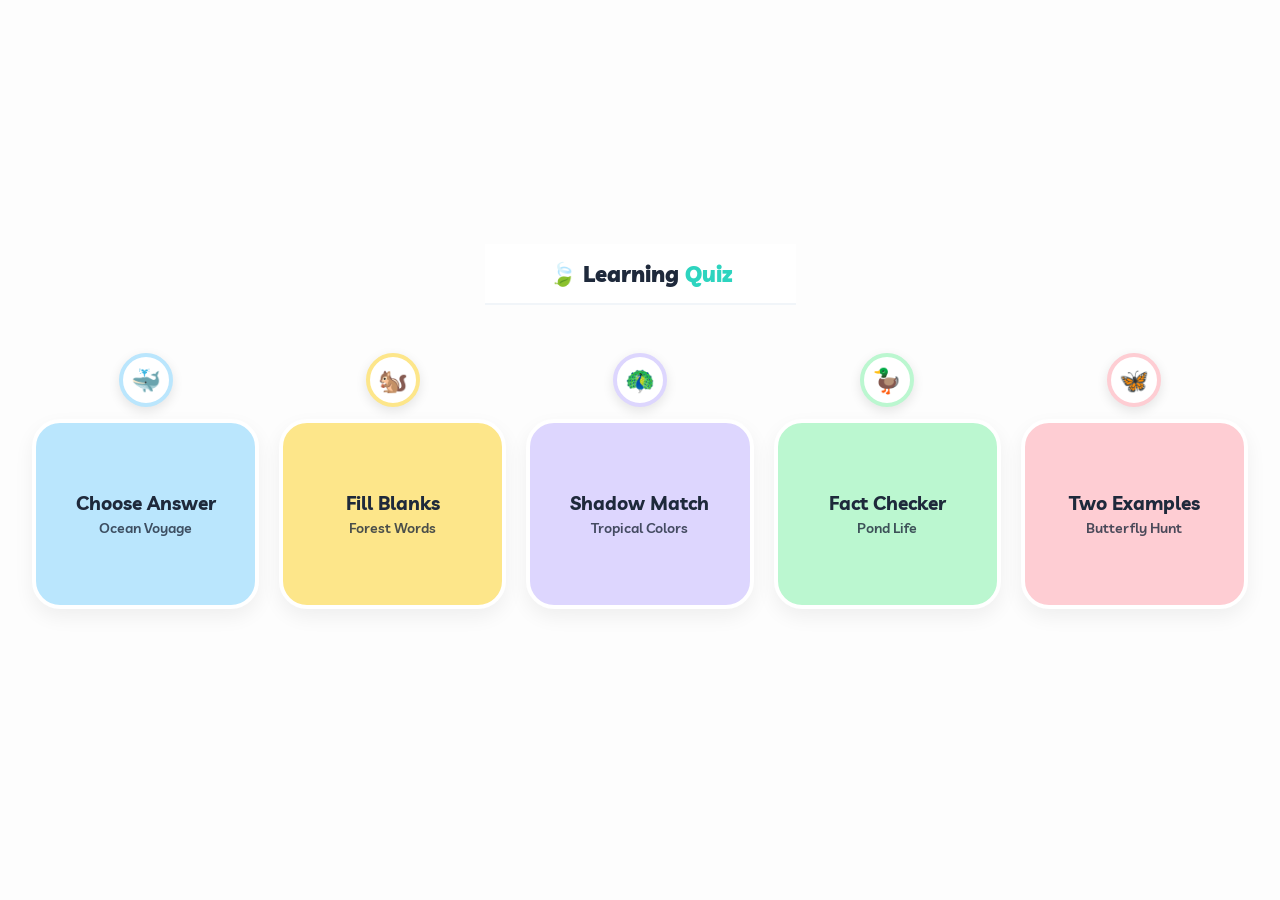
<file: index.html>
<!DOCTYPE html>
<html lang="en">

<head>
  <meta charset="UTF-8">
  <meta name="viewport" content="width=device-width, initial-scale=1.0">
  <title>Nature Discovery Zig-Zag</title>
  <link href="https://fonts.googleapis.com/css2?family=Livvic:wght@400;600;700&display=swap" rel="stylesheet">
  <style>
    :root {
      --bg: #fdfdfd;
      --line: #cbd5e1;
      --c1: #bae6fd;
      --c2: #fde68a;
      --c3: #bbf7d0;
      --c4: #ddd6fe;
      --c5: #fecdd3;
      --text: #1e293b;
    }

    * {
      margin: 0;
      padding: 0;
      box-sizing: border-box;
      font-family: 'Livvic', sans-serif;
    }

    body {
      background-color: var(--bg);
      color: var(--text);
      min-height: 100vh;
      overflow-x: hidden;
      display: flex;
      flex-direction: column;
      justify-content: center;
      align-items: center;
    }

    /* ===== TOP NAV ===== */
    .top-nav {
      padding: 15px 5%;
      display: flex;
      justify-content: center;
      align-items: center;
      background: white;
      border-bottom: 2px solid #f1f5f9;
      z-index: 10;
    }

    .logo {
      font-weight: 800;
      font-size: 1.4rem;
    }

    .logo span {
      color: #2dd4bf;
    }

    /* ===== MAP CONTAINER ===== */
    .map-container {
      display: flex;
      justify-content: center;
      align-items: center;
      max-width: 1400px;
      padding: 48px 32px;
      margin: 0 auto;
      position: relative;
      width: 100%;
      transition: all 0.7s cubic-bezier(0.19, 1, 0.22, 1);
    }

    .map-shift {
      transform: scale(0.9) translateX(-150px);
      opacity: 0.3;
      filter: blur(4px);
      pointer-events: none;
      /* Prevents clicking background while open */
    }

    .row {
      display: grid;
      grid-template-columns: repeat(5, minmax(0, 1fr));
      gap: 20px;
      width: 100%;
      z-index: 5;
    }

    .step-item {
      display: flex;
      flex-direction: column;
      align-items: center;
      min-width: 0;
    }

    .node {
      width: 54px;
      height: 54px;
      background: white;
      border: 4px solid white;
      border-radius: 50%;
      display: flex;
      align-items: center;
      justify-content: center;
      font-size: 24px;
      margin-bottom: 12px;
      box-shadow: 0 4px 12px rgba(0, 0, 0, 0.1);
      z-index: 10;
    }

    .option-card {
      min-height: 190px;
      padding: 32px 18px;
      border-radius: 28px;
      width: 100%;
      cursor: pointer;
      display: flex;
      flex-direction: column;
      justify-content: center;
      transition: transform 0.4s cubic-bezier(0.175, 0.885, 0.32, 1.275),
        box-shadow 0.4s ease;
      text-align: center;
      border: 4px solid white;
      box-shadow: 0 8px 20px rgba(0, 0, 0, 0.06);
      animation: card-reveal 0.7s ease both;
    }

    .option-card:hover {
      transform: translateY(-14px) scale(1.04) rotate(1deg);
      box-shadow: 0 20px 35px rgba(0, 0, 0, 0.16);
    }

    .step-item:nth-child(2) .option-card {
      animation-delay: 0.1s;
    }

    .step-item:nth-child(3) .option-card {
      animation-delay: 0.2s;
    }

    .step-item:nth-child(4) .option-card {
      animation-delay: 0.3s;
    }

    .step-item:nth-child(5) .option-card {
      animation-delay: 0.4s;
    }

    @keyframes card-reveal {
      from {
        opacity: 0;
        transform: translateY(35px) scale(0.92);
      }

      to {
        opacity: 1;
        transform: translateY(0) scale(1);
      }
    }

    .card-1 {
      background-color: var(--c1);
    }

    .card-2 {
      background-color: var(--c2);
    }

    .card-3 {
      background-color: var(--c3);
    }

    .card-4 {
      background-color: var(--c4);
    }

    .card-5 {
      background-color: var(--c5);
    }

    .option-card h3 {
      font-size: 1.2rem;
      margin-bottom: 4px;
    }

    .option-card p {
      font-size: 0.9rem;
      opacity: 0.8;
      font-weight: 600;
    }

    /* ===== FULL SCREEN IFRAME LAYER ===== */
    #page-layer {
      position: fixed;
      top: 0;
      left: 0;
      /* Changed to left for better transform logic */
      width: 100%;
      height: 100%;
      background: white;
      z-index: 1000;
      transform: translateX(100%);
      transition: transform 0.6s cubic-bezier(0.23, 1, 0.32, 1);
      visibility: hidden;
      /* Hidden by default */
    }

    #page-layer.open {
      transform: translateX(0);
      visibility: visible;
    }

    iframe {
      width: 100%;
      height: 100%;
      border: none;
      display: block;
    }

    /* ===== ABSOLUTE CLOSE BUTTON ===== */
    .btn-close {
      position: absolute;
      top: 25px;
      right: 40px;
      z-index: 1100;
      background: #ef4444;
      color: white;
      border: none;
      padding: 12px 28px;
      border-radius: 50px;
      font-weight: 700;
      cursor: pointer;
      box-shadow: 0 4px 15px rgba(0, 0, 0, 0.2);
      transition: 0.3s;
    }

    .btn-close:hover {
      background: #dc2626;
      transform: scale(1.05);
    }

    @media (max-width: 1050px) {
      .row {
        grid-template-columns: repeat(3, minmax(0, 1fr));
      }
    }

    @media (max-width: 700px) {
      .map-container {
        padding: 32px 20px;
      }

      .row {
        grid-template-columns: repeat(2, minmax(0, 1fr));
      }
    }

    @media (max-width: 450px) {
      .row {
        grid-template-columns: 1fr;
      }
    }
  </style>
</head>

<body>

  <nav class="top-nav">
    <div class="logo">🍃 Learning <span> Quiz</span></div>
  </nav>

  <main class="map-container" id="main-map">
    <div class="row">
      <div class="step-item">
        <div class="node" style="border-color: var(--c1);">🐳</div>
        <div class="option-card card-1" onclick="openGate('exercises/mcq.html')">
          <h3>Choose Answer</h3>
          <p>Ocean Voyage</p>
        </div>
      </div>
      <div class="step-item">
        <div class="node" style="border-color: var(--c2);">🐿️</div>
        <div class="option-card card-2" onclick="openGate('exercises/FTB.html')">
          <h3>Fill Blanks</h3>
          <p>Forest Words</p>
        </div>
      </div>
      <div class="step-item">
        <div class="node" style="border-color: var(--c4);">🦚</div>
        <div class="option-card card-4" onclick="openGate('exercises/matching.html')">
          <h3>Shadow Match</h3>
          <p>Tropical Colors</p>
        </div>
      </div>
      <div class="step-item">
        <div class="node" style="border-color: var(--c3);">🦆</div>
        <div class="option-card card-3" onclick="openGate('exercises/true_false.html')">
          <h3>Fact Checker</h3>
          <p>Pond Life</p>
        </div>
      </div>
      <div class="step-item">
        <div class="node" style="border-color: var(--c5);">🦋</div>
        <div class="option-card card-5" onclick="openGate('exercises/two_example.html')">
          <h3>Two Examples</h3>
          <p>Butterfly Hunt</p>
        </div>
      </div>
    </div>
  </main>

  <div id="page-layer">
    <button class="btn-close" onclick="closeGate()">✕ CLOSE</button>
    <iframe id="content-frame" name="content-frame"></iframe>
  </div>

  <script>
    const layer = document.getElementById('page-layer');
    const map = document.getElementById('main-map');
    const frame = document.getElementById('content-frame');

    function openGate(url) {
      // 1. Reset the frame source
      frame.src = "about:blank";

      // 2. Small delay to ensure the DOM processes the reset
      setTimeout(() => {
        // Add a 'cache buster' (timestamp) so the browser sees it as a fresh request
        const freshUrl = url + "?v=" + new Date().getTime();
        frame.src = freshUrl;

        // 3. Show the layer
        layer.classList.add('open');
        map.classList.add('map-shift');
      }, 50);
    }

    function closeGate() {
      layer.classList.remove('open');
      map.classList.remove('map-shift');

      // Clear the source only after the transition finishes (0.6s)
      setTimeout(() => {
        frame.src = "about:blank";
      }, 600);
    }
  </script>
</body>

</html>
</file>
